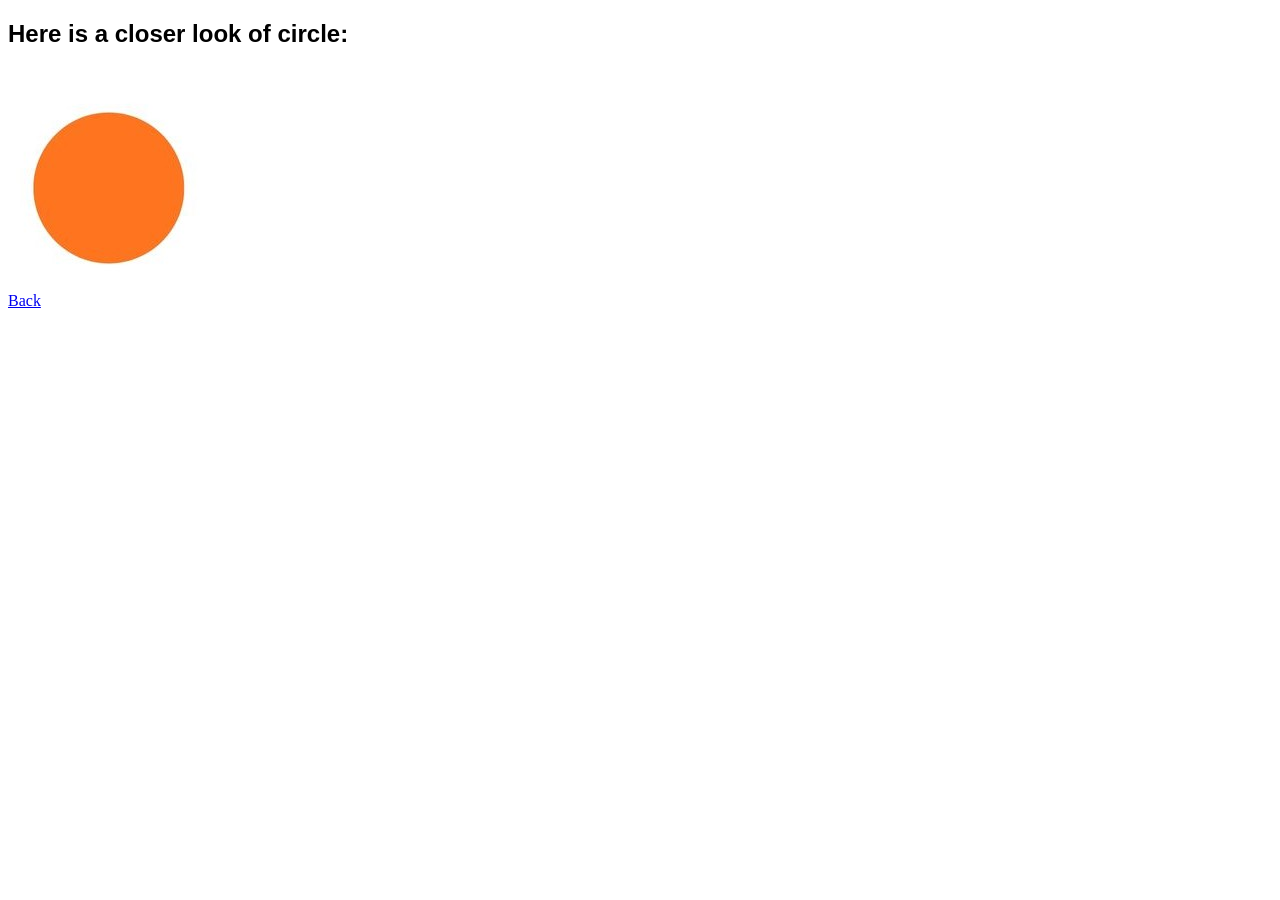
<file: circle.html>
<!DOCTYPE html>
<html lang="en">
    <head>
        <meta charset="UTF-8">
        <title>Image Map</title>
        
        <style>
            .circ {
                margin-top: 20px;
            }

            h2 {
                font-family: sans-serif;
            }

        </style>
    </head>
        
    <body>
        <h2>Here is a closer look of circle:</h2>
        <img src="Circle.jpg" class="circ" alt="Circle Shape">
        <br>
        <a href="MidLect6.html#section12">Back</a>
    </body>
</html>
</file>
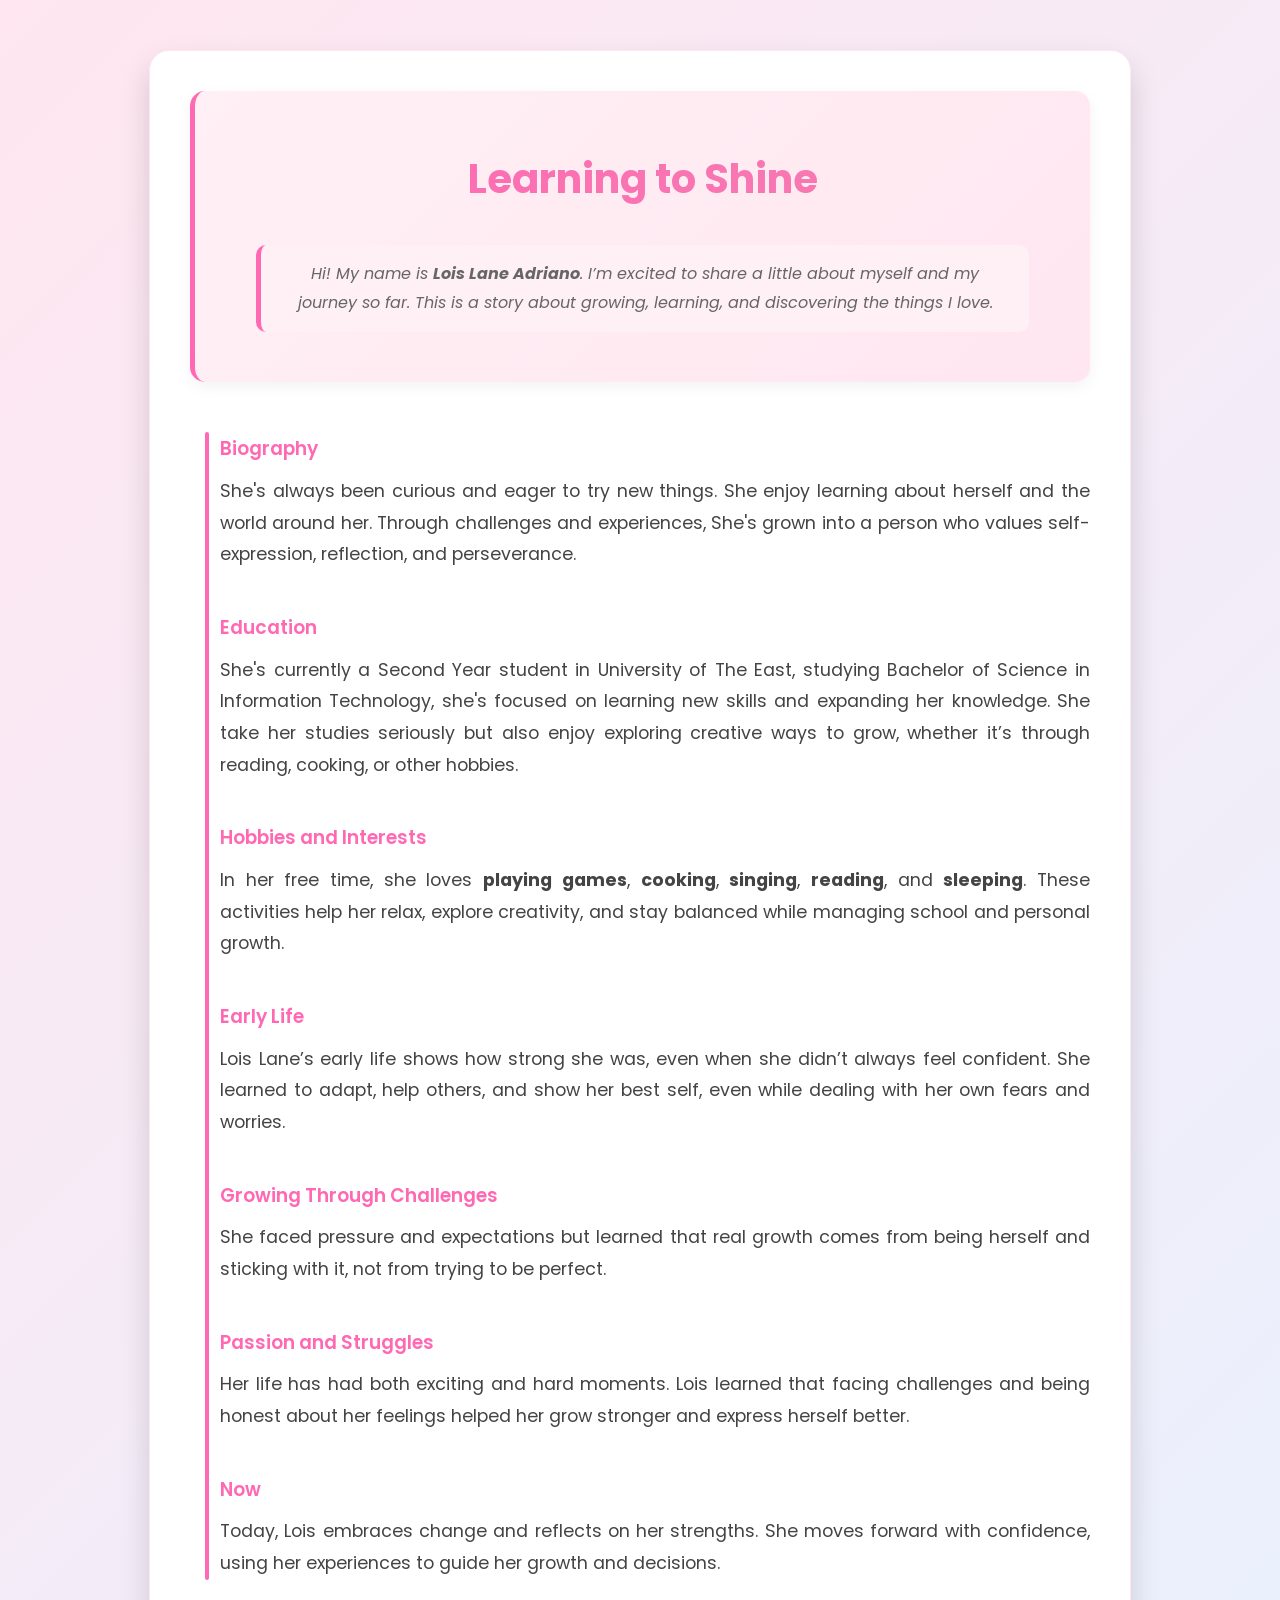
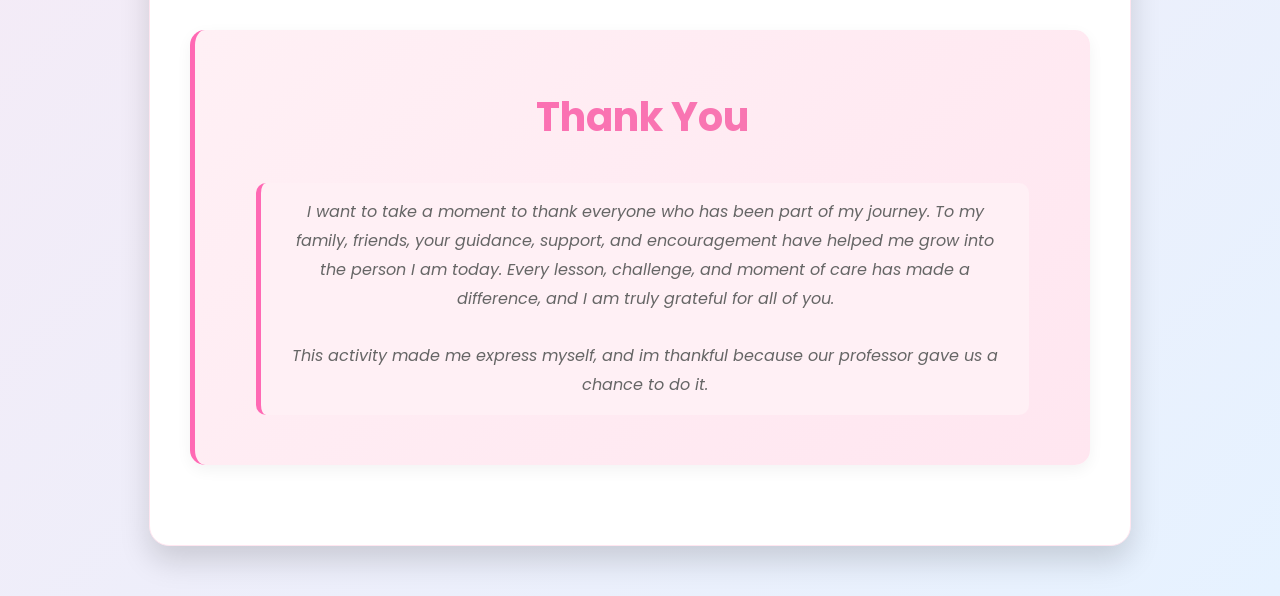
<file: Developers_Page.html>
<!DOCTYPE html>
<html lang="en">
<head>
<meta charset="UTF-8">
<meta name="viewport" content="width=device-width, initial-scale=1.0">
<title>Biography: Lois Lane</title>

<!-- Google Font -->
<link href="https://fonts.googleapis.com/css2?family=Poppins:wght@300;400;600&display=swap" rel="stylesheet">

<style>
    body {
        font-family: 'Poppins', sans-serif;
        background: linear-gradient(135deg, #ffe6f0, #e6f2ff);
        margin: 0;
        padding: 0;
        line-height: 1.8;
        color: #333;
    }

    .container {
        width: 85%;
        max-width: 900px;
        margin: 50px auto;
        padding: 40px;
        background-color: #ffffff;
        border-radius: 20px;
        box-shadow: 0 15px 30px rgba(0, 0, 0, 0.15);
        border: 1px solid #ffe6f0;
    }

    h1 {
        font-size: 2.5rem;
        background: linear-gradient(90deg, #ff69b4, #f47eb0);
        -webkit-background-clip: text;
        -webkit-text-fill-color: transparent;
        text-align: center;
        font-weight: 700;
        margin-bottom: 30px;
    }

    p {
        font-size: 1.1rem;
        color: #444;
        text-align: justify;
        margin-bottom: 25px;
    }

    

    .intro {
        text-align: center;
        margin-bottom: 40px;
        padding: 25px;
        background: linear-gradient(135deg, #fff0f5, #ffe6f0);
        border-radius: 15px;
        border-left: 5px solid #ff69b4;
        box-shadow: 0 5px 15px rgba(0,0,0,0.05);
    }

    blockquote {
        font-style: italic;
        color: #666;
        margin: 25px auto;
        max-width: 85%;
        padding: 15px 25px;
        border-left: 5px solid #ff69b4;
        background-color: #fff0f5;
        border-radius: 10px;
    }

    .timeline {
        position: relative;
        margin: 50px 0;
        padding-left: 30px;
    }

    .timeline::before {
        content: '';
        position: absolute;
        left: 15px;
        top: 0;
        bottom: 0;
        width: 4px;
        background: #ff69b4;
        border-radius: 2px;
    }

    .timeline-event {
        position: relative;
        margin-bottom: 40px;
    }

    .timeline-event h3 {
        margin: 0 0 10px 0;
        color: #ff69b4;
        font-weight: 600;
    }

    .timeline-event p {
        margin: 0;
    }

    p:hover {
        background-color: #fff0f5;
        border-radius: 8px;
        padding: 5px;
        transition: all 0.3s ease-in-out;
    }
</style>
</head>

<body>

<div class="container">

    <!-- Introduction / Greeting -->
    <div class="intro">
        <h1>Learning to Shine
        </h1>
        <blockquote>
            Hi! My name is <strong>Lois Lane Adriano</strong>. I’m excited to share a little about myself and my journey so far. This is a story about growing, learning, and discovering the things I love.
        </blockquote>
    </div>

    <!-- Timeline / Biography -->
    <div class="timeline">

        <div class="timeline-event">
            <h3>Biography</h3>
            <p>She's always been curious and eager to try new things. She enjoy learning about herself and the world around her. Through challenges and experiences, She's grown into a person who values self-expression, reflection, and perseverance.</p>
        </div>

        <div class="timeline-event">
            <h3>Education</h3>
            <p>She's currently a Second Year student in University of The East, studying Bachelor of Science in Information Technology, she's focused on learning new skills and expanding her knowledge. She take her studies seriously but also enjoy exploring creative ways to grow, whether it’s through reading, cooking, or other hobbies.</p>
        </div>

        <div class="timeline-event">
            <h3>Hobbies and Interests</h3>
            <p>In  her free time, she loves <strong>playing games</strong>, <strong>cooking</strong>, <strong>singing</strong>, <strong>reading</strong>, and <strong>sleeping</strong>. These activities help her relax, explore creativity, and stay balanced while managing school and personal growth.</p>
        </div>

        <div class="timeline-event">
            <h3>Early Life</h3>
            <p>Lois Lane’s early life shows how strong she was, even when she didn’t always feel confident. She learned to adapt, help others, and show her best self, even while dealing with her own fears and worries.</p>
        </div>

        <div class="timeline-event">
            <h3>Growing Through Challenges</h3>
            <p>She faced pressure and expectations but learned that real growth comes from being herself and sticking with it, not from trying to be perfect.</p>
        </div>

        <div class="timeline-event">
            <h3>Passion and Struggles</h3>
            <p>Her life has had both exciting and hard moments. Lois learned that facing challenges and being honest about her feelings helped her grow stronger and express herself better.</p>
        </div>

        <div class="timeline-event">
            <h3>Now</h3>
            <p>Today, Lois embraces change and reflects on her strengths. She moves forward with confidence, using her experiences to guide her growth and decisions.</p>
        </div>

    </div>

    <!-- Thank You Letter -->
    <div class="intro" style="margin-top: 50px;">
        <h1>Thank You</h1>
        <blockquote>
            I want to take a moment to thank everyone who has been part of my journey. To my family, friends, your guidance, support, and encouragement have helped me grow into the person I am today. Every lesson, challenge, and moment of care has made a difference, and I am truly grateful for all of you. <br>
            <br>
            This activity made me express myself, and im thankful because our professor gave us a chance to do it.
        </blockquote>
    </div>

</div>

</body>
</html>
</file>
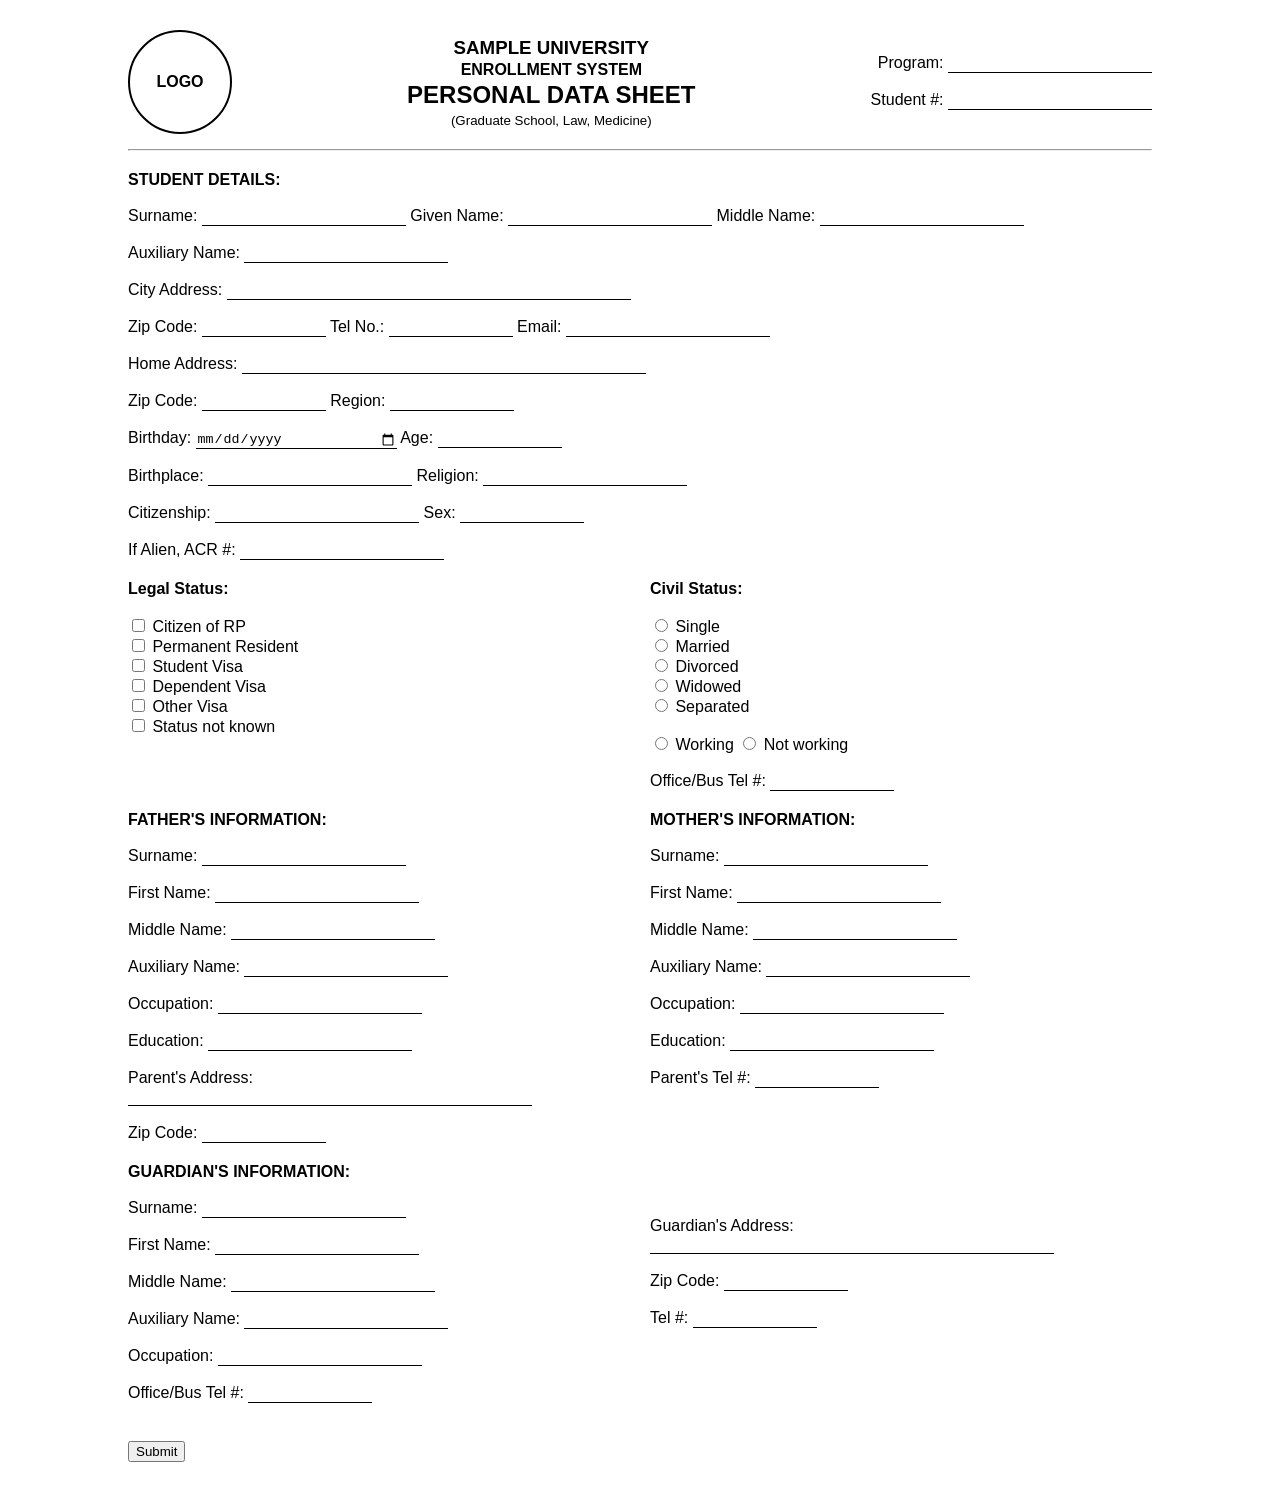
<file: FinAct2.html>
<!DOCTYPE html>
<html lang="en">
<head>
<meta charset="UTF-8">
<title>Admission Form</title>

<style>
body {
    font-family: Arial, sans-serif;
    margin: 30px;
}

.header {
    display: flex;
    align-items: center;
    justify-content: space-between;
}

.logo {
    width: 100px;
    height: 100px;
    border: 2px solid black;
    border-radius: 50%;
    display: flex;
    align-items: center;
    justify-content: center;
    font-weight: bold;
}

.header-text {
    text-align: center;
    flex: 1;
}

.header-text h2,
.header-text h3,
.header-text h4 {
    margin: 2px;
}

.top-fields {
    text-align: right;
}

.line-input {
    border: none;
    border-bottom: 1px solid black;
    outline: none;
    width: 200px;
}

.long {
    width: 400px;
}

.section {
    margin-top: 20px;
}

.row {
    display: flex;
    gap: 20px;
}

.column {
    flex: 1;
}

label {
    font-size: 14px;
}

.small-input {
    width: 120px;
}

hr {
    margin: 15px 0;
}

.body {
    margin-left: 10%;
    margin-right: 10%;
}

</style>
</head>

<body class="body">

<div class="header">
    <div class="logo">LOGO</div>

    <div class="header-text">
        <h3>SAMPLE UNIVERSITY</h3>
        <h4>ENROLLMENT SYSTEM</h4>
        <h2>PERSONAL DATA SHEET</h2>
        <small>(Graduate School, Law, Medicine)</small>
    </div>

    <div class="top-fields">
        Program: <input type="text" class="line-input"><br><br>
        Student #: <input type="text" class="line-input">
    </div>
</div>

<hr>

<form>

<div class="section">

    <b>STUDENT DETAILS:</b><br><br>

    Surname:
    <input type="text" class="line-input">
    Given Name:
    <input type="text" class="line-input">
    Middle Name:
    <input type="text" class="line-input"><br><br>

    Auxiliary Name:
    <input type="text" class="line-input"><br><br>

    City Address:
    <input type="text" class="line-input long"><br><br>

    Zip Code:
    <input type="number" class="line-input small-input">

    Tel No.:
    <input type="tel" class="line-input small-input">

    Email:
    <input type="email" class="line-input"><br><br>

    Home Address:
    <input type="text" class="line-input long"><br><br>

    Zip Code:
    <input type="number" class="line-input small-input">

    Region:
    <input type="text" class="line-input small-input"><br><br>

    Birthday:
    <input type="date" class="line-input">

    Age:
    <input type="number" class="line-input small-input"><br><br>

    Birthplace:
    <input type="text" class="line-input">

    Religion:
    <input type="text" class="line-input"><br><br>

    Citizenship:
    <input type="text" class="line-input">

    Sex:
    <input type="text" class="line-input small-input"><br><br>

    If Alien, ACR #:
    <input type="text" class="line-input"><br>

</div>

<div class="section row">

<div class="column">
<b>Legal Status:</b><br><br>
<input type="checkbox"> Citizen of RP<br>
<input type="checkbox"> Permanent Resident<br>
<input type="checkbox"> Student Visa<br>
<input type="checkbox"> Dependent Visa<br>
<input type="checkbox"> Other Visa<br>
<input type="checkbox"> Status not known<br>
</div>

<div class="column">
<b>Civil Status:</b><br><br>
<input type="radio" name="civil"> Single<br>
<input type="radio" name="civil"> Married<br>
<input type="radio" name="civil"> Divorced<br>
<input type="radio" name="civil"> Widowed<br>
<input type="radio" name="civil"> Separated<br><br>

<input type="radio" name="work"> Working
<input type="radio" name="work"> Not working<br><br>

Office/Bus Tel #: 
<input type="tel" class="line-input small-input">
</div>

</div>

<div class="section row">

<div class="column">
<b>FATHER'S INFORMATION:</b><br><br>

Surname: <input type="text" class="line-input"><br><br>
First Name: <input type="text" class="line-input"><br><br>
Middle Name: <input type="text" class="line-input"><br><br>
Auxiliary Name: <input type="text" class="line-input"><br><br>
Occupation: <input type="text" class="line-input"><br><br>
Education: <input type="text" class="line-input"><br><br>

Parent's Address:
<input type="text" class="line-input long"><br><br>

Zip Code:
<input type="number" class="line-input small-input">
</div>

<div class="column">
<b>MOTHER'S INFORMATION:</b><br><br>

Surname: <input type="text" class="line-input"><br><br>
First Name: <input type="text" class="line-input"><br><br>
Middle Name: <input type="text" class="line-input"><br><br>
Auxiliary Name: <input type="text" class="line-input"><br><br>
Occupation: <input type="text" class="line-input"><br><br>
Education: <input type="text" class="line-input"><br><br>

Parent's Tel #:
<input type="tel" class="line-input small-input">
</div>

</div>

<div class="section row">

<div class="column">
<b>GUARDIAN'S INFORMATION:</b><br><br>

Surname: <input type="text" class="line-input"><br><br>
First Name: <input type="text" class="line-input"><br><br>
Middle Name: <input type="text" class="line-input"><br><br>
Auxiliary Name: <input type="text" class="line-input"><br><br>
Occupation: <input type="text" class="line-input"><br><br>

Office/Bus Tel #:
<input type="tel" class="line-input small-input">
</div>

<div class="column">
<br><br><br>

Guardian's Address:
<input type="text" class="line-input long"><br><br>

Zip Code:
<input type="number" class="line-input small-input"><br><br>

Tel #:
<input type="tel" class="line-input small-input">
</div>

</div>

<div class="section">
<br>
<button type="submit">Submit</button>
</div>

</form>

</body>
</html>
</file>
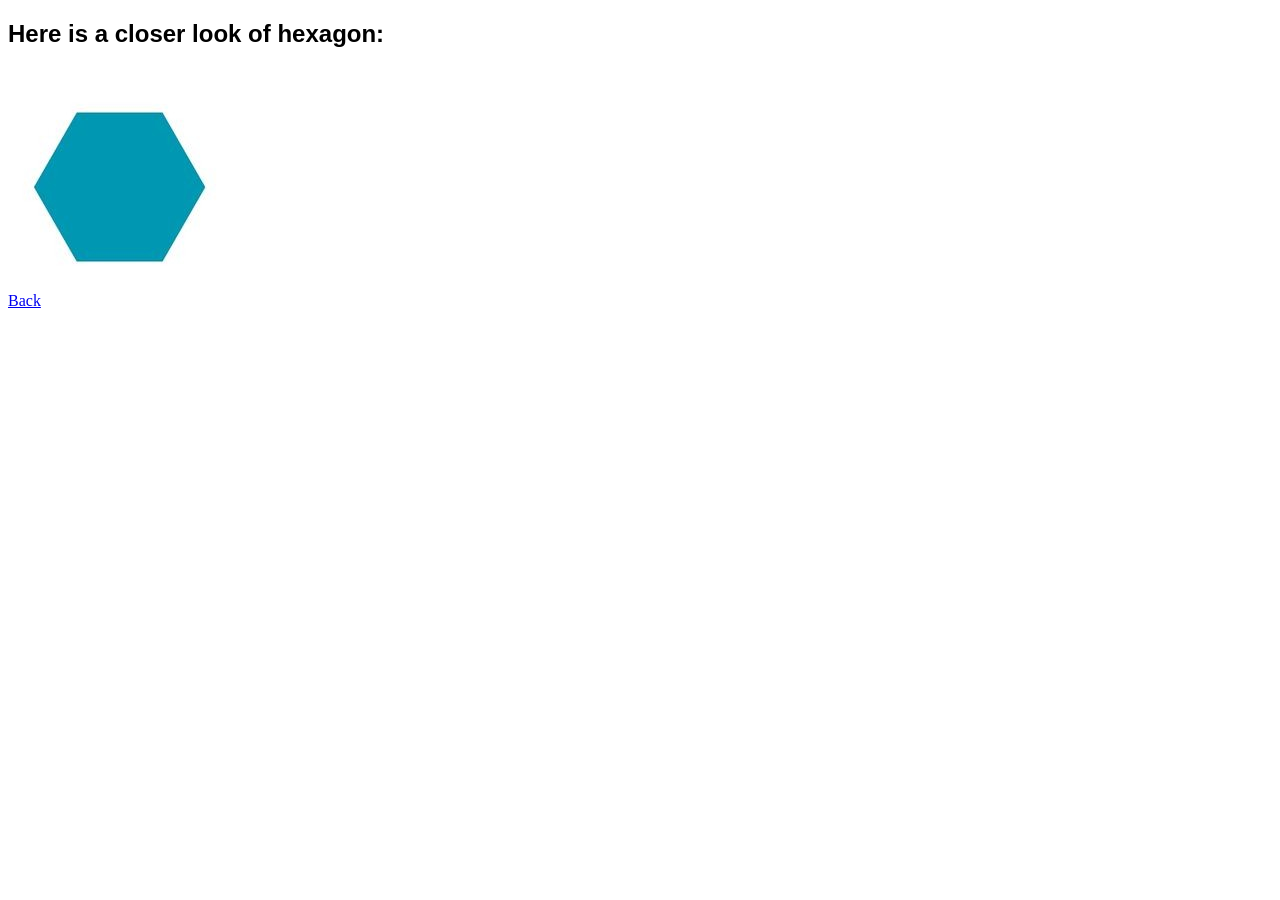
<file: hexagon.html>
<!DOCTYPE html>
<html lang="en">
    <head>
        <meta charset="UTF-8">
        <title>Image Map</title>
        
        <style>
            .hexa {
                margin-top: 20px;
            }

            h2 {
                font-family: sans-serif;
            }

        </style>
    </head>
        
    <body>
        <h2>Here is a closer look of hexagon:</h2>
        <img src="Hexagon.jpg" class="hexa" alt="Hexagon Shape">
        <br>
        <a href="MidLect6.html#section12">Back</a>
    </body>
</html>
</file>
